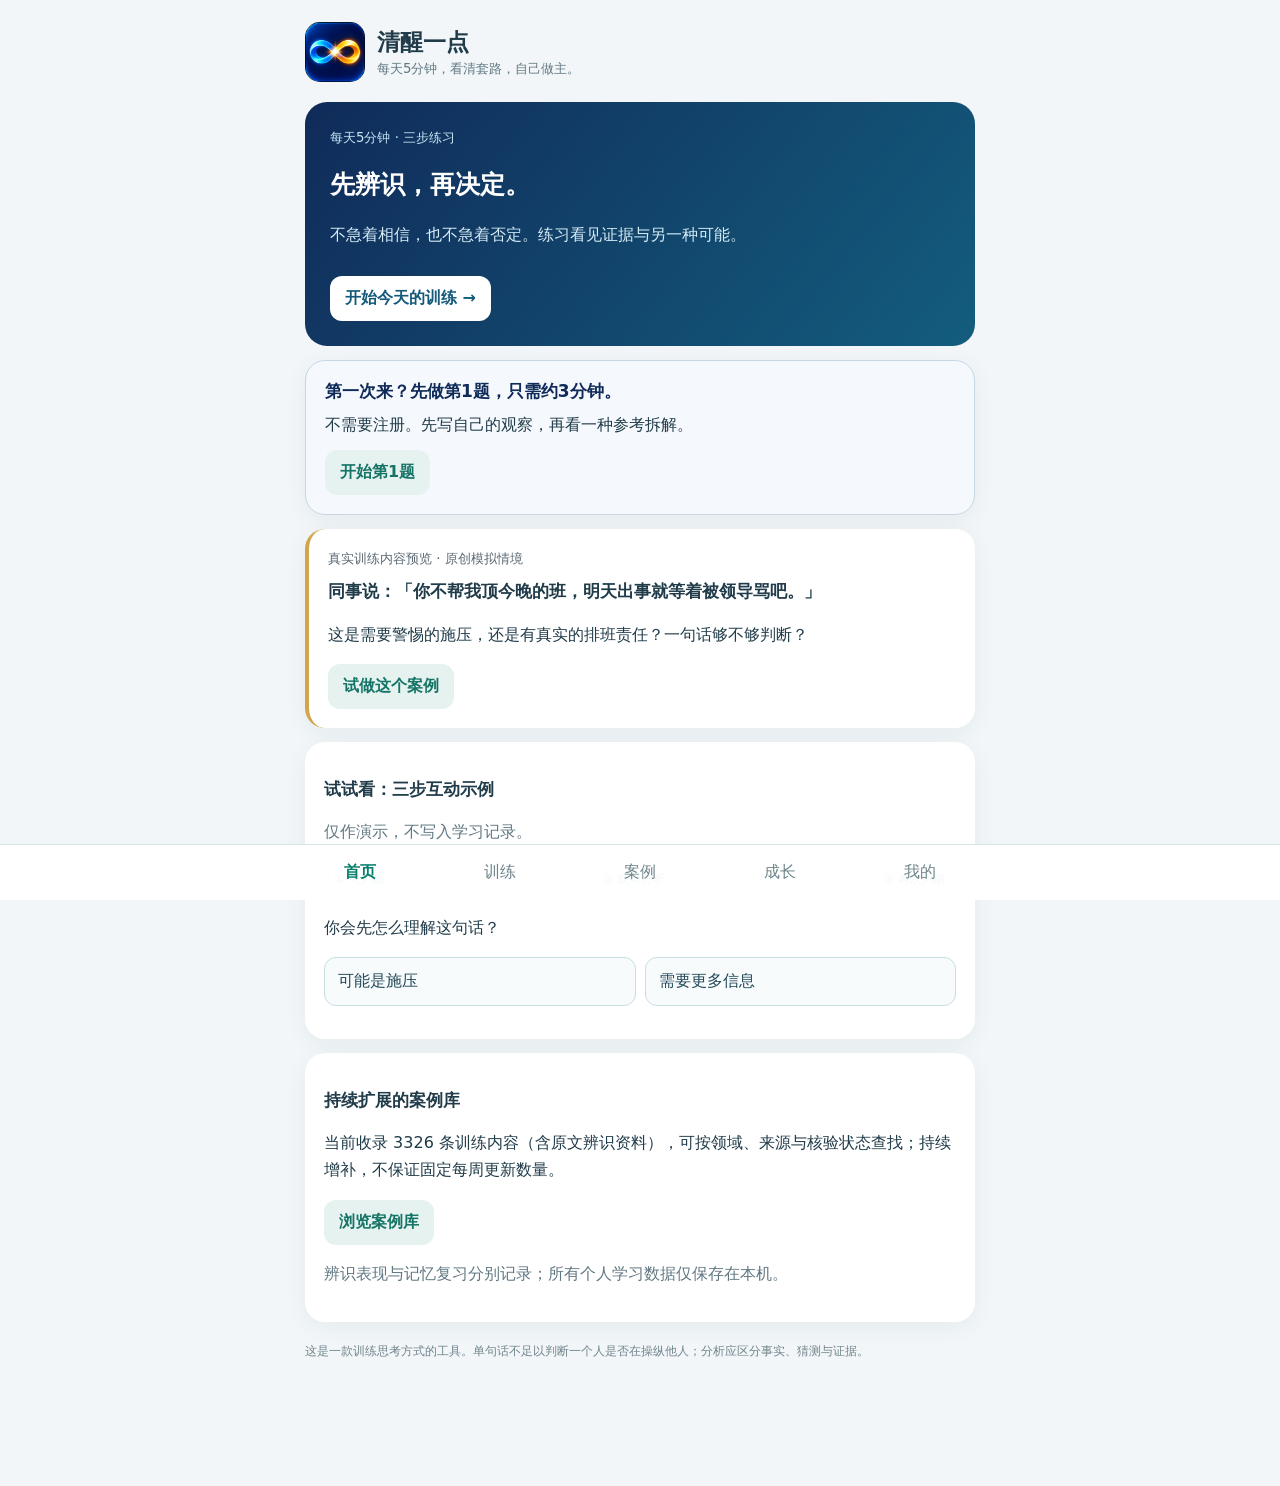
<file: index.html>
<!doctype html><html lang="zh-CN"><head><meta charset="utf-8"><meta name="viewport" content="width=device-width,initial-scale=1"><meta name="theme-color" content="#102b59"><meta name="description" content="清醒一点：每天5分钟，看清套路，自己做主"><link rel="manifest" href="manifest.webmanifest"><link rel="icon" href="icon-192.png"><link rel="apple-touch-icon" href="icon-192.png"><title>清醒一点｜每天5分钟，练习独立判断</title><link rel="stylesheet" href="style.css"></head><body>
<main class="app"><header><div class="brand"><img src="icon-192.png" alt="蓝金双色无限符号"><div><h1>清醒一点</h1><small>每天5分钟，看清套路，自己做主。</small></div></div></header>
<section id="home"><div class="hero"><small>每天5分钟 · 三步练习</small><h2>先辨识，再决定。</h2><p>不急着相信，也不急着否定。练习看见证据与另一种可能。</p><button class="primary" data-nav="practice">开始今天的训练 →</button></div><div id="home-new" class="panel onboarding"><strong>第一次来？先做第1题，只需约3分钟。</strong><p>不需要注册。先写自己的观察，再看一种参考拆解。</p><button class="secondary" id="home-first">开始第1题</button></div><div id="home-progress" class="stats" hidden><div><b id="h-due">0</b><small>待复习</small></div><div><b id="h-total">30</b><small>案例总数</small></div><div><b id="h-today">0</b><small>今日练习</small></div></div><div class="panel demo-card"><small>真实训练内容预览 · 原创模拟情境</small><h3>同事说：「你不帮我顶今晚的班，明天出事就等着被领导骂吧。」</h3><p>这是需要警惕的施压，还是有真实的排班责任？一句话够不够判断？</p><button class="secondary" id="demo-start">试做这个案例</button></div><div class="panel" id="home-demo"><h3>试试看：三步互动示例</h3><p class="muted">仅作演示，不写入学习记录。</p><div class="steps"><span>① 先判断</span><span>② 双向分析</span><span>③ 再次判断</span></div><div id="demo-step1"><p>你会先怎么理解这句话？</p><div class="choices"><button type="button" data-demo-first="可能是施压">可能是施压</button><button type="button" data-demo-first="需要更多信息">需要更多信息</button></div></div><div id="demo-step2" hidden><p id="demo-first-result"></p><p><b>辨识点：</b>核对真实排班责任和所谓后果。</p><p><b>催眠点：</b>威胁可能促使人未经核实就答应。</p><p><b>另一种解释：</b>也可能确有紧急工作安排，仍需证据。</p><p><b>催醒点：</b>查看排班制度，必要时向负责人确认。</p><button type="button" class="secondary" id="demo-continue">再次判断</button></div><div id="demo-step3" hidden><p>看到两面分析后，你的判断是？</p><div class="choices"><button type="button" data-demo-last="值得警惕">值得警惕</button><button type="button" data-demo-last="信息不足">信息不足</button><button type="button" data-demo-last="暂未发现问题">暂未发现问题</button></div><p id="demo-result" aria-live="polite"></p><button type="button" class="secondary" id="demo-reset">重新演示</button></div></div><div class="panel"><h3>持续扩展的案例库</h3><p id="home-library-count">案例库正在加载。内容按领域、来源和核验状态分类，持续补充；不保证固定每周更新数量。</p><button type="button" class="secondary" data-nav="cases">浏览案例库</button><p class="muted">辨识表现与记忆复习分别记录；所有个人学习数据仅保存在本机。</p></div></section>
<section id="practice" hidden><div class="row"><h2>双向辨识训练</h2><button class="ghost" id="next">换一题 ↻</button></div><div class="panel"><div class="row"><small id="p-meta"></small><small id="p-count"></small></div><h2 id="p-title"></h2><p id="p-prompt"></p><div id="p-verification" class="source-status" aria-label="来源及核验状态"></div><small id="p-source" class="muted"></small><div id="p-type" class="pill"></div><div class="analysis other"><strong>① 辨识点 · 先自己观察</strong><p id="p-question"></p></div><div id="p-options"></div><label for="p-reason">你发现了什么？（选填）</label><textarea id="p-reason" rows="2" placeholder="先写下你的辨识，不用急着下结论"></textarea><button id="analyze" class="primary" disabled>查看辨识点、催眠点、催醒点</button></div><div id="analysis" class="panel" hidden><h3>三点辨识 · 一种参考拆解</h3><details open class="analysis calm"><summary>① 辨识点 · 一种参考拆解</summary><div id="p-answer" hidden></div></details><h3>② 催眠点 · 可能的影响机制</h3><details class="analysis good"><summary>② 催眠点 · 可能的影响机制</summary><p id="p-risk"></p></details><details class="analysis other"><summary>另一种解释／证据边界</summary><p id="p-counter"></p></details><details class="analysis calm"><summary>③ 催醒点 · 怎样恢复自主判断</summary><p id="p-wake"></p></details><label for="p-after">复盘：现在你如何看待这个案例？</label><div class="choices" id="p-after-choices"><button data-after="值得警惕">值得警惕</button><button data-after="信息不足">信息不足</button><button data-after="暂未发现问题">暂未发现问题</button><button data-after="不同意参考拆解">不同意参考拆解</button></div><label for="p-after-reason">你是否改变了想法？为什么？（选填）</label><textarea id="p-after-reason" rows="2" placeholder="新的证据或另一种解释是什么？"></textarea><label for="p-disagree">你同意这个参考拆解吗？哪里和你想的不同？（选填）</label><textarea id="p-disagree" rows="3" placeholder="可以不同意，请写下你的依据、疑问或其他解释"></textarea><button id="finish" class="primary" disabled>保存三点辨识复盘</button></div><div id="memory" class="panel" hidden><h3>记忆复习（FSRS）</h3><p>回想这张卡片的检测点和应对方法。你记得有多牢？</p><div class="grades"><button data-grade="1">重来</button><button data-grade="2">困难</button><button data-grade="3">记住了</button><button data-grade="4">很简单</button></div><small id="p-fsrs"></small></div><div id="p-empty" class="panel" hidden>没有符合当前筛选条件的案例，请到案例库调整筛选。</div></section>
<section id="cases" hidden><h2>生活案例库</h2><div class="panel"><label for="search">搜索标题、场景或标签</label><input id="search" type="search" placeholder="例如：爱情、恐惧、证据"><div class="filters"><label>领域<select id="category"><option value="">全部领域</option></select></label><label>影响机制<select id="tag"><option value="">全部标签</option></select></label><label>题型<select id="type"><option value="">全部题型</option><option value="choice">情境判断（非选择题）</option><option value="scenario">情境题</option><option value="breakdown">话术拆解</option></select></label><label>核验状态<select id="verification"><option value="">全部状态</option><option value="verified">已核验</option><option value="pending">待核验</option><option value="manual">待人工复核</option></select></label><label>难度<select id="difficulty"><option value="">全部难度</option><option value="初级">初级</option><option value="中级">中级</option><option value="高级">高级</option></select></label></div><p class="muted" id="case-count"></p></div><div id="case-list"></div></section>
<section id="growth" hidden><h2>我的成长</h2><div class="stats"><div><b id="g-memory">0</b><small>记忆复习次数</small></div><div><b id="g-discern">0</b><small>辨识训练次数</small></div><div><b id="g-change">0</b><small>判断变化次数</small></div></div><div class="panel"><h3>两个指标分开看</h3><p id="memory-metric"></p><p id="discern-metric"></p><small>辨识指标仅反映训练中的作答和反思，不代表真实生活判断能力或意识水平。</small></div><div class="panel"><h3>学习记录</h3><div id="log-list"></div></div></section>
<section id="mine" hidden><h2>我的案例与数据</h2><div class="panel"><h3>添加个人案例</h3><p class="muted">仅保存在本设备。请避免录入他人姓名、电话、地址或其他敏感信息。</p><label for="custom-title">案例标题</label><input id="custom-title" maxlength="80" placeholder="例如：同事让我马上答应帮忙"><label for="custom-prompt">发生了什么？</label><textarea id="custom-prompt" maxlength="1000" rows="3" placeholder="尽量记录事实，而不是先给人下结论"></textarea><label for="custom-check">哪里值得检查？</label><textarea id="custom-check" maxlength="500" rows="2"></textarea><label for="custom-counter">另一种可能解释</label><textarea id="custom-counter" maxlength="500" rows="2"></textarea><label for="custom-wake">怎样保持自主判断？</label><textarea id="custom-wake" maxlength="500" rows="2"></textarea><button class="primary" id="add-custom">保存个人案例</button><p class="muted" id="custom-status"></p></div><div class="panel"><h3>我的自建案例</h3><div id="custom-list"></div></div><div class="panel"><h3>数据备份与恢复</h3><p>本版本没有服务器账号，也没有自动跨设备同步。可以在设备 A 导出 JSON，再在设备 B 导入，实现手动迁移。</p><div class="button-row"><button class="secondary" id="export">导出完整备份</button><button class="secondary" id="export-md">导出 Markdown</button><button class="secondary" id="import">导入备份</button><input type="file" id="import-file" accept=".json,application/json" hidden><button class="secondary" id="anki">导出 Anki CSV</button></div><p class="muted">导入前会检查格式；导入将覆盖当前本地数据。</p></div><div class="panel"><h3>清空本机数据</h3><p class="muted">仅清空本设备的学习记录、复习进度和自建案例，不会删除公开案例库。操作不可撤销，请先备份。</p><button class="secondary" id="clear-all" type="button">清空全部数据</button></div><div class="panel"><h3>关于清醒一点 · V1.6</h3><p>三点辨识训练与本地学习记录。无需登录，不收费，学习数据仅保存在当前设备。</p></div><div class="panel"><h3>共享案例库</h3><p><b>未上线：</b>尚无账号系统、审核后台、公开投稿接口和版本协作服务。</p><p>可以导出单个自建案例的 JSON 草稿交给审核人员；不会自动公开任何私人案例。</p></div></section>
<footer>这是一款训练思考方式的工具。单句话不足以判断一个人是否在操纵他人；分析应区分事实、猜测与证据。</footer></main><nav><button data-nav="home" class="active">首页</button><button data-nav="practice">训练</button><button data-nav="cases">案例</button><button data-nav="growth">成长</button><button data-nav="mine">我的</button></nav>
<script id="seed" type="application/json">[{"id":"core-01","category":"职场","title":"权威幻","prompt":"部门经理说：“我干了二十年，这个方案不用讨论，照做就行。”","check":"观察是否以资历代替论证；经验有参考价值，但仍需核对方案。","risk":"资历权威可能让团队不敢提反例。","wake":"请对方说明目标、数据和失败预案；尊重经验但保留提问权。","tags":["权威与控制","权威幻"],"type":"choice","source":"原创模拟生活场景；概念参考 Awakenology，机制对照 APA/Stanford","revision":3,"references":[{"title":"Awakenology 中文目录","url":"https://www.awakenology.org/Chinese/"},{"title":"Awakenology 心智控制区检测点","url":"https://awakenology.org/意識強度檢測點1中央區心智控制區/"},{"title":"Stanford Encyclopedia of Philosophy: Ethics of Manipulation","url":"https://plato.stanford.edu/entries/ethics-manipulation/"}]},{"id":"core-02","category":"职场","title":"恐惧控制","prompt":"同事说：“你不帮我顶今晚的班，明天出事你就等着被领导骂吧。”","check":"核对实际排班责任与所谓后果是否真实。","risk":"威胁与恐惧可能促使人在没核实前答应。","wake":"查看排班制度，必要时向负责人确认，别仅凭恐吓决定。","tags":["权威与控制","恐惧控制"],"type":"scenario","source":"原创模拟生活场景；概念参考 Awakenology，机制对照 APA/Stanford","revision":3,"references":[{"title":"Awakenology 中文目录","url":"https://www.awakenology.org/Chinese/"},{"title":"Awakenology 心智控制区检测点","url":"https://awakenology.org/意識強度檢測點1中央區心智控制區/"},{"title":"Stanford Encyclopedia of Philosophy: Ethics of Manipulation","url":"https://plato.stanford.edu/entries/ethics-manipulation/"}]},{"id":"core-03","category":"家庭","title":"自责陷阱","prompt":"孩子考试没考好，家长说：“都怪你不努力，家里为你付出的全白费了。”","check":"分清学习准备、考试难度、身心状态等因素。","risk":"把复杂结果全归于个人，可能放大羞耻和自责。","wake":"承担能改进的部分，同时分析外部因素与支持需求。","tags":["权威与控制","自责陷阱"],"type":"breakdown","source":"原创模拟生活场景；概念参考 Awakenology，机制对照 APA/Stanford","revision":3,"references":[{"title":"Awakenology 中文目录","url":"https://www.awakenology.org/Chinese/"},{"title":"Awakenology 心智控制区检测点","url":"https://awakenology.org/意識強度檢測點1中央區心智控制區/"},{"title":"Stanford Encyclopedia of Philosophy: Ethics of Manipulation","url":"https://plato.stanford.edu/entries/ethics-manipulation/"}]},{"id":"core-04","category":"网络","title":"绝对化","prompt":"短视频博主说：“所有不买这款产品的人，生活质量一定很差。”","check":"留意“所有”“一定”有没有证据及反例。","risk":"绝对化措辞可能制造不必要的焦虑。","wake":"查适用条件和不同用户评价，不把广告口号当定律。","tags":["认知与判断","绝对化"],"type":"choice","source":"原创模拟生活场景；概念参考 Awakenology，机制对照 APA/Stanford","revision":3,"references":[{"title":"Awakenology 中文目录","url":"https://www.awakenology.org/Chinese/"},{"title":"Awakenology 心智控制区检测点","url":"https://awakenology.org/意識強度檢測點1中央區心智控制區/"},{"title":"Stanford Encyclopedia of Philosophy: Ethics of Manipulation","url":"https://plato.stanford.edu/entries/ethics-manipulation/"}]},{"id":"core-05","category":"日常","title":"真假混淆","prompt":"朋友说：“我昨天梦见你出车祸，说明你今天一定会遇到危险。”","check":"区分梦境体验与可核验的现实风险。","risk":"强烈体验可能被当作客观预测。","wake":"正常注意交通安全，但不要仅凭梦境认定事故将发生。","tags":["认知与判断","真假混淆"],"type":"scenario","source":"原创模拟生活场景；概念参考 Awakenology，机制对照 APA/Stanford","revision":3,"references":[{"title":"Awakenology 中文目录","url":"https://www.awakenology.org/Chinese/"},{"title":"Awakenology 心智控制区检测点","url":"https://awakenology.org/意識強度檢測點1中央區心智控制區/"},{"title":"Stanford Encyclopedia of Philosophy: Ethics of Manipulation","url":"https://plato.stanford.edu/entries/ethics-manipulation/"}]},{"id":"core-06","category":"学习","title":"质疑压制","prompt":"老师说：“你质疑我的理论，是因为你层次还不够。”","check":"看问题是否被正面回答，还是被转化为个人缺陷。","risk":"贬低提问者可能抑制独立质疑。","wake":"要求明确的论据和可反驳条件，允许暂时不同意。","tags":["权威与控制","质疑压制"],"type":"breakdown","source":"原创模拟生活场景；概念参考 Awakenology，机制对照 APA/Stanford","revision":3,"references":[{"title":"Awakenology 中文目录","url":"https://www.awakenology.org/Chinese/"},{"title":"Awakenology 心智控制区检测点","url":"https://awakenology.org/意識強度檢測點1中央區心智控制區/"},{"title":"Stanford Encyclopedia of Philosophy: Ethics of Manipulation","url":"https://plato.stanford.edu/entries/ethics-manipulation/"}]},{"id":"core-07","category":"社交","title":"内部互证","prompt":"群里十个人转发同一条消息，都说“内部消息绝对可靠”。","check":"核查十个人是否引用同一个未证实来源。","risk":"重复传播可能制造多个独立证据的错觉。","wake":"追溯最初出处，寻找独立报道或原始文件。","tags":["认知与判断","内部互证"],"type":"choice","source":"原创模拟生活场景；概念参考 Awakenology，机制对照 APA/Stanford","revision":3,"references":[{"title":"Awakenology 中文目录","url":"https://www.awakenology.org/Chinese/"},{"title":"Awakenology 心智控制区检测点","url":"https://awakenology.org/意識強度檢測點1中央區心智控制區/"},{"title":"Stanford Encyclopedia of Philosophy: Ethics of Manipulation","url":"https://plato.stanford.edu/entries/ethics-manipulation/"}]},{"id":"core-08","category":"培训","title":"身份绑定","prompt":"课程宣传：“升到高级班后，你就该拥有特殊能力；没有就是你没练好。”","check":"核查能力的可观察标准，是否允许课程本身无效。","risk":"身份和等级可能制造达标压力。","wake":"用独立可复现的结果评价，而不是用身份标签评价。","tags":["权威与控制","身份绑定"],"type":"scenario","source":"原创模拟生活场景；概念参考 Awakenology，机制对照 APA/Stanford","revision":3,"references":[{"title":"Awakenology 中文目录","url":"https://www.awakenology.org/Chinese/"},{"title":"Awakenology 心智控制区检测点","url":"https://awakenology.org/意識強度檢測點1中央區心智控制區/"},{"title":"Stanford Encyclopedia of Philosophy: Ethics of Manipulation","url":"https://plato.stanford.edu/entries/ethics-manipulation/"}]},{"id":"core-09","category":"消费","title":"条件偷换","prompt":"商家写：“如果缺乏这种营养素可能疲劳，所以你已经缺乏，马上买。”","check":"检查“可能缺乏”何时被偷换成“已经缺乏”。","risk":"条件推测可能被包装成确定诊断。","wake":"先了解症状及检测依据，必要时咨询专业人士。","tags":["认知与判断","条件偷换"],"type":"breakdown","source":"原创模拟生活场景；概念参考 Awakenology，机制对照 APA/Stanford","revision":3,"references":[{"title":"Awakenology 中文目录","url":"https://www.awakenology.org/Chinese/"},{"title":"Awakenology 心智控制区检测点","url":"https://awakenology.org/意識強度檢測點1中央區心智控制區/"},{"title":"Stanford Encyclopedia of Philosophy: Ethics of Manipulation","url":"https://plato.stanford.edu/entries/ethics-manipulation/"}]},{"id":"core-10","category":"生活","title":"自由意识","prompt":"朋友说：“大家都这样做，你自己选吧。”你却担心拒绝会失去朋友。","check":"观察选择是否受到群体归属压力。","risk":"害怕被排斥可能让自愿变成被动顺从。","wake":"给自己暂停、拒绝和改变主意的空间。","tags":["自由与催醒","自由意识"],"type":"choice","source":"原创模拟生活场景；概念参考 Awakenology，机制对照 APA/Stanford","revision":3,"references":[{"title":"Awakenology 中文目录","url":"https://www.awakenology.org/Chinese/"},{"title":"Awakenology 心智控制区检测点","url":"https://awakenology.org/意識強度檢測點1中央區心智控制區/"},{"title":"Stanford Encyclopedia of Philosophy: Ethics of Manipulation","url":"https://plato.stanford.edu/entries/ethics-manipulation/"}]},{"id":"core-11","category":"消费","title":"欲望幻","prompt":"刷手机看到限量鞋，突然非常想买，十分钟后又觉得没必要。","check":"辨别需求、冲动和广告刺激。","risk":"即时奖励期待可能放大购买欲望。","wake":"延迟购买并比较预算、用途和替代方案。","tags":["欲望与情绪","欲望幻"],"type":"scenario","source":"原创模拟生活场景；概念参考 Awakenology，机制对照 APA/Stanford","revision":3,"references":[{"title":"Awakenology 中文目录","url":"https://www.awakenology.org/Chinese/"},{"title":"Awakenology 心智控制区检测点","url":"https://awakenology.org/意識強度檢測點1中央區心智控制區/"},{"title":"Stanford Encyclopedia of Philosophy: Ethics of Manipulation","url":"https://plato.stanford.edu/entries/ethics-manipulation/"}]},{"id":"core-12","category":"职场","title":"小我防御","prompt":"主管说你报告有错误，你立刻想反驳：“你根本不懂！”","check":"区分报告中的事实错误和被批评时的情绪。","risk":"维护面子可能抢在核实事实之前启动反击。","wake":"先检查错误，再决定如何解释或提出异议。","tags":["欲望与情绪","小我防御"],"type":"breakdown","source":"原创模拟生活场景；概念参考 Awakenology，机制对照 APA/Stanford","revision":3,"references":[{"title":"Awakenology 中文目录","url":"https://www.awakenology.org/Chinese/"},{"title":"Awakenology 心智控制区检测点","url":"https://awakenology.org/意識強度檢測點1中央區心智控制區/"},{"title":"Stanford Encyclopedia of Philosophy: Ethics of Manipulation","url":"https://plato.stanford.edu/entries/ethics-manipulation/"}]},{"id":"core-13","category":"日常","title":"念头认同","prompt":"脑中闪过“今天不上班了”的念头，你马上觉得自己是个懒人。","check":"区分一闪而过的念头与稳定意愿和行动。","risk":"把念头等同自我身份可能增加内耗。","wake":"观察念头的出现和消退，再按实际目标行动。","tags":["欲望与情绪","念头认同"],"type":"choice","source":"原创模拟生活场景；概念参考 Awakenology，机制对照 APA/Stanford","revision":3,"references":[{"title":"Awakenology 中文目录","url":"https://www.awakenology.org/Chinese/"},{"title":"Awakenology 心智控制区检测点","url":"https://awakenology.org/意識強度檢測點1中央區心智控制區/"},{"title":"Stanford Encyclopedia of Philosophy: Ethics of Manipulation","url":"https://plato.stanford.edu/entries/ethics-manipulation/"}]},{"id":"core-14","category":"家庭","title":"情绪劫持","prompt":"争吵时你想立刻拉黑家人、删除所有联系方式。","check":"识别愤怒是否压缩了考虑后果的空间。","risk":"高唤起情绪可能推动不可逆的冲动决定。","wake":"先暂停沟通，等情绪缓和后处理具体争议。","tags":["欲望与情绪","情绪劫持"],"type":"scenario","source":"原创模拟生活场景；概念参考 Awakenology，机制对照 APA/Stanford","revision":3,"references":[{"title":"Awakenology 中文目录","url":"https://www.awakenology.org/Chinese/"},{"title":"Awakenology 心智控制区检测点","url":"https://awakenology.org/意識強度檢測點1中央區心智控制區/"},{"title":"Stanford Encyclopedia of Philosophy: Ethics of Manipulation","url":"https://plato.stanford.edu/entries/ethics-manipulation/"}]},{"id":"core-15","category":"恋爱","title":"嫉妒游戏","prompt":"伴侣和同事聚餐没及时回消息，你立刻认定对方出轨。","check":"区分没回消息这一事实和出轨的推断。","risk":"嫉妒与不安全感可能放大单一线索。","wake":"询问背景，谈好沟通边界，不用猜测代替证据。","tags":["关系与群体","嫉妒游戏"],"type":"breakdown","source":"原创模拟生活场景；概念参考 Awakenology，机制对照 APA/Stanford","revision":3,"references":[{"title":"Awakenology 中文目录","url":"https://www.awakenology.org/Chinese/"},{"title":"Awakenology 心智控制区检测点","url":"https://awakenology.org/意識強度檢測點1中央區心智控制區/"},{"title":"Stanford Encyclopedia of Philosophy: Ethics of Manipulation","url":"https://plato.stanford.edu/entries/ethics-manipulation/"}]},{"id":"core-16","category":"恋爱","title":"爱情绑定","prompt":"恋人说：“如果你爱我，就把手机密码交给我。”","check":"辨别亲密需求与隐私边界是否被混为一谈。","risk":"以爱情为条件可能压缩拒绝权。","wake":"讨论信任与安全感，不把交出隐私当作爱的证明。","tags":["关系与群体","爱情绑定"],"type":"choice","source":"原创模拟生活场景；概念参考 Awakenology，机制对照 APA/Stanford","revision":3,"references":[{"title":"Awakenology 中文目录","url":"https://www.awakenology.org/Chinese/"},{"title":"Awakenology 心智控制区检测点","url":"https://awakenology.org/意識強度檢測點1中央區心智控制區/"},{"title":"Stanford Encyclopedia of Philosophy: Ethics of Manipulation","url":"https://plato.stanford.edu/entries/ethics-manipulation/"}]},{"id":"core-17","category":"社交","title":"群体认同","prompt":"群里所有人都说某个同学不好，你也开始讨厌他，尽管没接触过。","check":"问自己是否拥有独立经历和证据。","risk":"群体一致可能诱发从众判断。","wake":"先接触事实，允许形成不同或暂时未知的判断。","tags":["关系与群体","群体认同"],"type":"scenario","source":"原创模拟生活场景；概念参考 Awakenology，机制对照 APA/Stanford","revision":3,"references":[{"title":"Awakenology 中文目录","url":"https://www.awakenology.org/Chinese/"},{"title":"Awakenology 心智控制区检测点","url":"https://awakenology.org/意識強度檢測點1中央區心智控制區/"},{"title":"Stanford Encyclopedia of Philosophy: Ethics of Manipulation","url":"https://plato.stanford.edu/entries/ethics-manipulation/"}]},{"id":"core-18","category":"网络","title":"重复暗示","prompt":"一条未经证实的消息连续刷到几十次，你开始觉得“肯定是真的”。","check":"区分熟悉感与真实性。","risk":"重复曝光可能提高主观可信感。","wake":"核查原始出处，不用刷到次数当证据。","tags":["认知与判断","重复暗示"],"type":"breakdown","source":"原创模拟生活场景；概念参考 Awakenology，机制对照 APA/Stanford","revision":3,"references":[{"title":"Awakenology 中文目录","url":"https://www.awakenology.org/Chinese/"},{"title":"Awakenology 心智控制区检测点","url":"https://awakenology.org/意識強度檢測點1中央區心智控制區/"},{"title":"Stanford Encyclopedia of Philosophy: Ethics of Manipulation","url":"https://plato.stanford.edu/entries/ethics-manipulation/"}]},{"id":"core-19","category":"职场","title":"奖惩控制","prompt":"老板说：“这周多加班，年底奖金一定给你；不加就别想升职。”","check":"核查承诺是否明确，拒绝的代价是否合理。","risk":"奖惩绑定可能使人忽视劳动条件。","wake":"要求清楚的规则和书面安排，比较其他选择。","tags":["权威与控制","奖惩控制"],"type":"choice","source":"原创模拟生活场景；概念参考 Awakenology，机制对照 APA/Stanford","revision":3,"references":[{"title":"Awakenology 中文目录","url":"https://www.awakenology.org/Chinese/"},{"title":"Awakenology 心智控制区检测点","url":"https://awakenology.org/意識強度檢測點1中央區心智控制區/"},{"title":"Stanford Encyclopedia of Philosophy: Ethics of Manipulation","url":"https://plato.stanford.edu/entries/ethics-manipulation/"}]},{"id":"core-20","category":"购物","title":"稀缺陷阱","prompt":"直播间主播倒计时：“最后三十秒！错过再也买不到！”","check":"核实库存和截止时间是否真实。","risk":"稀缺感和紧迫感可能压缩思考时间。","wake":"先核对价格、退货政策与替代商品。","tags":["权威与控制","稀缺陷阱"],"type":"scenario","source":"原创模拟生活场景；概念参考 Awakenology，机制对照 APA/Stanford","revision":3,"references":[{"title":"Awakenology 中文目录","url":"https://www.awakenology.org/Chinese/"},{"title":"Awakenology 心智控制区检测点","url":"https://awakenology.org/意識強度檢測點1中央區心智控制區/"},{"title":"Stanford Encyclopedia of Philosophy: Ethics of Manipulation","url":"https://plato.stanford.edu/entries/ethics-manipulation/"}]},{"id":"core-21","category":"社交","title":"信息隔离","prompt":"某群管理员说：“别看外面的资料，那些都是来误导你的。”","check":"观察是否禁止接触独立来源。","risk":"信息隔离可能让单一解释垄断判断。","wake":"比较多方信息，保留独立核验的权利。","tags":["关系与群体","信息隔离"],"type":"breakdown","source":"原创模拟生活场景；概念参考 Awakenology，机制对照 APA/Stanford","revision":3,"references":[{"title":"Awakenology 中文目录","url":"https://www.awakenology.org/Chinese/"},{"title":"Awakenology 心智控制区检测点","url":"https://awakenology.org/意識強度檢測點1中央區心智控制區/"},{"title":"Stanford Encyclopedia of Philosophy: Ethics of Manipulation","url":"https://plato.stanford.edu/entries/ethics-manipulation/"}]},{"id":"core-22","category":"日常","title":"神秘解释","prompt":"家里东西突然找不到，朋友说：“一定是某种神秘力量拿走了。”","check":"检查是否先排除了记错位置或他人移动。","risk":"未知可能被快速填入无法验证的解释。","wake":"先搜索常见原因，未知时允许保持未知。","tags":["认知与判断","神秘解释"],"type":"choice","source":"原创模拟生活场景；概念参考 Awakenology，机制对照 APA/Stanford","revision":3,"references":[{"title":"Awakenology 中文目录","url":"https://www.awakenology.org/Chinese/"},{"title":"Awakenology 心智控制区检测点","url":"https://awakenology.org/意識強度檢測點1中央區心智控制區/"},{"title":"Stanford Encyclopedia of Philosophy: Ethics of Manipulation","url":"https://plato.stanford.edu/entries/ethics-manipulation/"}]},{"id":"core-23","category":"学习","title":"体验放大","prompt":"做一次冥想感觉身体发热，就断言“我已掌握能量控制所有疾病的方法”。","check":"区分一次身体感受与广泛功效主张。","risk":"体验真实不代表原因解释或疗效已证实。","wake":"记录体验并寻找可重复、可对照的证据。","tags":["认知与判断","体验放大"],"type":"scenario","source":"原创模拟生活场景；概念参考 Awakenology，机制对照 APA/Stanford","revision":3,"references":[{"title":"Awakenology 中文目录","url":"https://www.awakenology.org/Chinese/"},{"title":"Awakenology 心智控制区检测点","url":"https://awakenology.org/意識強度檢測點1中央區心智控制區/"},{"title":"Stanford Encyclopedia of Philosophy: Ethics of Manipulation","url":"https://plato.stanford.edu/entries/ethics-manipulation/"}]},{"id":"core-24","category":"培训","title":"失败归因","prompt":"课程没效果，讲师说：“一定是你信得不够深，再交费练三个月。”","check":"检查课程是否允许失败归因于方法本身。","risk":"单向归责可能促使持续投入。","wake":"提前设定可测目标、费用上限和退出条件。","tags":["认知与判断","失败归因"],"type":"breakdown","source":"原创模拟生活场景；概念参考 Awakenology，机制对照 APA/Stanford","revision":3,"references":[{"title":"Awakenology 中文目录","url":"https://www.awakenology.org/Chinese/"},{"title":"Awakenology 心智控制区检测点","url":"https://awakenology.org/意識強度檢測點1中央區心智控制區/"},{"title":"Stanford Encyclopedia of Philosophy: Ethics of Manipulation","url":"https://plato.stanford.edu/entries/ethics-manipulation/"}]},{"id":"core-25","category":"团队","title":"目标偷换","prompt":"加入团队时说“鼓励自由讨论”，后来却规定“不同意负责人就是背叛”。","check":"对比最初目标和当前规则是否一致。","risk":"以集体目标之名可能削弱个人判断。","wake":"明确可讨论的边界，保留合理异议与退出权。","tags":["自由与催醒","目标偷换"],"type":"choice","source":"原创模拟生活场景；概念参考 Awakenology，机制对照 APA/Stanford","revision":3,"references":[{"title":"Awakenology 中文目录","url":"https://www.awakenology.org/Chinese/"},{"title":"Awakenology 心智控制区检测点","url":"https://awakenology.org/意識強度檢測點1中央區心智控制區/"},{"title":"Stanford Encyclopedia of Philosophy: Ethics of Manipulation","url":"https://plato.stanford.edu/entries/ethics-manipulation/"}]},{"id":"core-26","category":"日常","title":"自我观察","prompt":"你发现自己很生气，马上责备自己：“真正清醒的人不该生气。”","check":"辨别觉察情绪和强迫消除情绪。","risk":"把正常情绪当失败可能形成二次自责。","wake":"允许情绪存在，观察原因并选择行动。","tags":["自由与催醒","自我观察"],"type":"scenario","source":"原创模拟生活场景；概念参考 Awakenology，机制对照 APA/Stanford","revision":3,"references":[{"title":"Awakenology 中文目录","url":"https://www.awakenology.org/Chinese/"},{"title":"Awakenology 心智控制区检测点","url":"https://awakenology.org/意識強度檢測點1中央區心智控制區/"},{"title":"Stanford Encyclopedia of Philosophy: Ethics of Manipulation","url":"https://plato.stanford.edu/entries/ethics-manipulation/"}]},{"id":"core-27","category":"社交","title":"非黑即白","prompt":"朋友说：“你不同意我，就是站在我的敌人那边。”","check":"看是否排除了部分赞同、中立和不确定。","risk":"二元对立可能迫使人选边站。","wake":"表达具体同意和不同意的部分。","tags":["认知与判断","非黑即白"],"type":"breakdown","source":"原创模拟生活场景；概念参考 Awakenology，机制对照 APA/Stanford","revision":3,"references":[{"title":"Awakenology 中文目录","url":"https://www.awakenology.org/Chinese/"},{"title":"Awakenology 心智控制区检测点","url":"https://awakenology.org/意識強度檢測點1中央區心智控制區/"},{"title":"Stanford Encyclopedia of Philosophy: Ethics of Manipulation","url":"https://plato.stanford.edu/entries/ethics-manipulation/"}]},{"id":"core-28","category":"日常","title":"因果错觉","prompt":"你换了手机壁纸后工作顺利，就认定“这张壁纸带来了好运”。","check":"区分先后顺序和因果机制。","risk":"巧合可能被解释为确定因果。","wake":"比较其他可能因素，不把单次关联当证据。","tags":["认知与判断","因果错觉"],"type":"choice","source":"原创模拟生活场景；概念参考 Awakenology，机制对照 APA/Stanford","revision":3,"references":[{"title":"Awakenology 中文目录","url":"https://www.awakenology.org/Chinese/"},{"title":"Awakenology 心智控制区检测点","url":"https://awakenology.org/意識強度檢測點1中央區心智控制區/"},{"title":"Stanford Encyclopedia of Philosophy: Ethics of Manipulation","url":"https://plato.stanford.edu/entries/ethics-manipulation/"}]},{"id":"core-29","category":"学习","title":"自证循环","prompt":"一个理论说：“成功证明它对；失败说明你被更深的力量阻止，也证明它对。”","check":"寻找是否存在任何可能推翻理论的结果。","risk":"自证循环可能让主张永远不接受检验。","wake":"事先规定可观察的反例与修正标准。","tags":["认知与判断","自证循环"],"type":"scenario","source":"原创模拟生活场景；概念参考 Awakenology，机制对照 APA/Stanford","revision":3,"references":[{"title":"Awakenology 中文目录","url":"https://www.awakenology.org/Chinese/"},{"title":"Awakenology 心智控制区检测点","url":"https://awakenology.org/意識強度檢測點1中央區心智控制區/"},{"title":"Stanford Encyclopedia of Philosophy: Ethics of Manipulation","url":"https://plato.stanford.edu/entries/ethics-manipulation/"}]},{"id":"core-30","category":"生活","title":"意识自主","prompt":"家人说：“你自己决定要不要搬家，不过不搬我们就不再支持你。”","check":"判断拒绝是否会遭受不成比例的惩罚。","risk":"选择表面自由，实际可能受到关系与资源压力。","wake":"列出代价、替代方案和自己的真实优先级。","tags":["自由与催醒","意识自主"],"type":"breakdown","source":"原创模拟生活场景；概念参考 Awakenology，机制对照 APA/Stanford","revision":3,"references":[{"title":"Awakenology 中文目录","url":"https://www.awakenology.org/Chinese/"},{"title":"Awakenology 心智控制区检测点","url":"https://awakenology.org/意識強度檢測點1中央區心智控制區/"},{"title":"Stanford Encyclopedia of Philosophy: Ethics of Manipulation","url":"https://plato.stanford.edu/entries/ethics-manipulation/"}]}]</script><script src="fsrs.js"></script><script src="app.js"></script></body></html>
</file>
<file: style.css>
:root{font-family:system-ui,-apple-system,"Segoe UI",sans-serif;color:#203b49;background:#f2f6f8}*{box-sizing:border-box}body{margin:0}button,input,select,textarea{font:inherit}button{cursor:pointer}button:disabled{opacity:.4;cursor:not-allowed}.app{max-width:700px;margin:auto;padding:16px 15px 105px}header{display:flex;align-items:center;justify-content:space-between;gap:10px;margin:6px 0 20px}.brand{display:flex;gap:12px;align-items:center}.brand img{width:60px;height:60px;border-radius:15px}.brand h1{font-size:23px;margin:0}.brand small,.muted,small{color:#617883}.version{font-size:11px;color:#617883;white-space:nowrap}h2{font-size:21px}h3{font-size:17px}p{line-height:1.65}.hero{border-radius:22px;background:linear-gradient(130deg,#102b59,#135d7e);color:white;padding:25px}.hero small{color:#c6e7f5}.hero h2{font-size:25px}.hero p{color:#d6edf6}.primary,.secondary,.ghost{border:0;border-radius:12px;padding:12px 15px;font-weight:700}.primary{background:#168b79;color:white;margin-top:12px}.hero .primary{background:white;color:#14597a}.secondary{background:#e5f2f0;color:#167466}.ghost{background:transparent;color:#167466}.panel{background:white;border-radius:20px;padding:19px;margin:14px 0;box-shadow:0 5px 22px #234a6010}.stats{display:grid;grid-template-columns:repeat(3,1fr);gap:9px;margin:14px 0}.stats>div{background:white;border-radius:15px;text-align:center;padding:15px 6px}.stats b{display:block;color:#168b79;font-size:26px}.stats small{font-size:11px}.steps{display:flex;justify-content:space-between;gap:8px;font-size:12px;color:#197a70;flex-wrap:wrap}.row{display:flex;align-items:center;justify-content:space-between;gap:8px}.pill{display:inline-block;background:#e4f0f7;border-radius:20px;padding:6px 12px;font-size:12px;color:#28617c;margin:8px 0}label{display:block;font-size:13px;font-weight:650;margin:12px 0 5px}input,select,textarea{width:100%;border:1px solid #c7d8dd;border-radius:11px;padding:11px;background:white;color:#203b49}textarea{resize:vertical}.choices{display:grid;gap:9px;margin:14px 0}.choices button{border:1px solid #c8dce2;background:#f8fbfc;border-radius:12px;padding:13px;text-align:left;color:#23495a}.choices button.selected{border:2px solid #168b79;background:#e7f6f0}.analysis{padding:13px;border-radius:12px;margin:12px 0}.analysis p{margin-bottom:0}.analysis.good{background:#fff1e9}.analysis.other{background:#edf3ff}.analysis.calm{background:#e7f6f0}.grades{display:grid;grid-template-columns:repeat(4,1fr);gap:7px}.grades button{border:0;border-radius:11px;padding:12px 2px;background:#1c7794;color:white;font-size:12px;font-weight:700}.grades button:nth-child(1){background:#bc5768}.grades button:nth-child(2){background:#b98428}.grades button:nth-child(4){background:#16866f}.filters{display:grid;grid-template-columns:repeat(3,1fr);gap:8px}.filters label{font-size:11px}.case{display:block;width:100%;text-align:left;border:1px solid #e1eaee;background:white;padding:15px;border-radius:14px;margin:9px 0;color:#244c59}.case b{display:block}.case small{display:block;margin-top:5px}.button-row{display:flex;gap:8px;flex-wrap:wrap}.button-row button{font-size:12px}.mini{border:1px solid #d8e5e8;border-radius:12px;padding:12px;margin:9px 0}.mini button{margin:5px 6px 0 0}.mini p{font-size:13px;overflow-wrap:anywhere}footer{font-size:12px;color:#71858d;line-height:1.6;margin:20px 0}nav{position:fixed;bottom:0;left:0;right:0;display:flex;justify-content:center;background:#fffffff2;border-top:1px solid #d8e5e8;z-index:5}nav button{width:min(20%,140px);border:0;background:none;padding:17px 3px;color:#6e858b}nav button.active{color:#087e6b;font-weight:800}[hidden]{display:none!important}button:focus-visible,input:focus-visible,textarea:focus-visible,select:focus-visible{outline:3px solid #f4b846;outline-offset:2px}@media(max-width:410px){.app{padding:12px 11px 90px}.filters{grid-template-columns:1fr 1fr}.brand img{width:48px;height:48px}.brand h1{font-size:20px}.version{font-size:10px}}
/* V1.5 mobile readability and source status */
.source-status{display:inline-block;margin:10px 0 5px;padding:7px 11px;border:1px solid #b6d4db;border-radius:10px;background:#f1f8fa;color:#215368;font-size:12px;font-weight:700}
details.analysis{overflow-wrap:anywhere}details.analysis summary{cursor:pointer;font-weight:700;line-height:1.5;min-height:30px}details.analysis[open] summary{margin-bottom:9px}details.analysis p{white-space:pre-wrap;line-height:1.7}#p-prompt,#p-source,.case{overflow-wrap:anywhere;line-height:1.65}#log-list p{border-bottom:1px solid #e3ecee;padding:12px 0;line-height:1.75}.filters{grid-template-columns:repeat(2,minmax(0,1fr))}@media(max-width:430px){.filters{grid-template-columns:repeat(2,minmax(0,1fr))}.panel{padding:14px}.analysis{padding:11px}#p-title{font-size:20px}}

/* Home onboarding and interactive three-step sample */
.onboarding{border:1px solid #c5d7e5;background:#f5f9fd}.onboarding strong{display:block;font-size:17px;color:#102b59}.onboarding p{margin:9px 0 12px}.demo-card{border-left:4px solid #d4a44b}.demo-card small{color:#5a6873}.demo-card h3{font-size:17px;line-height:1.55;margin:10px 0}.demo-card p,#home-demo p{line-height:1.7}#home-demo .steps{margin:12px 0;padding:10px;background:#f2f6fa;border-radius:10px}#home-demo .choices{grid-template-columns:repeat(auto-fit,minmax(140px,1fr))}#demo-result{font-weight:600;color:#102b59}#home-library-count{line-height:1.7}@media(max-width:430px){.demo-card h3{font-size:16px}#home-demo .choices{grid-template-columns:1fr}}
</file>
